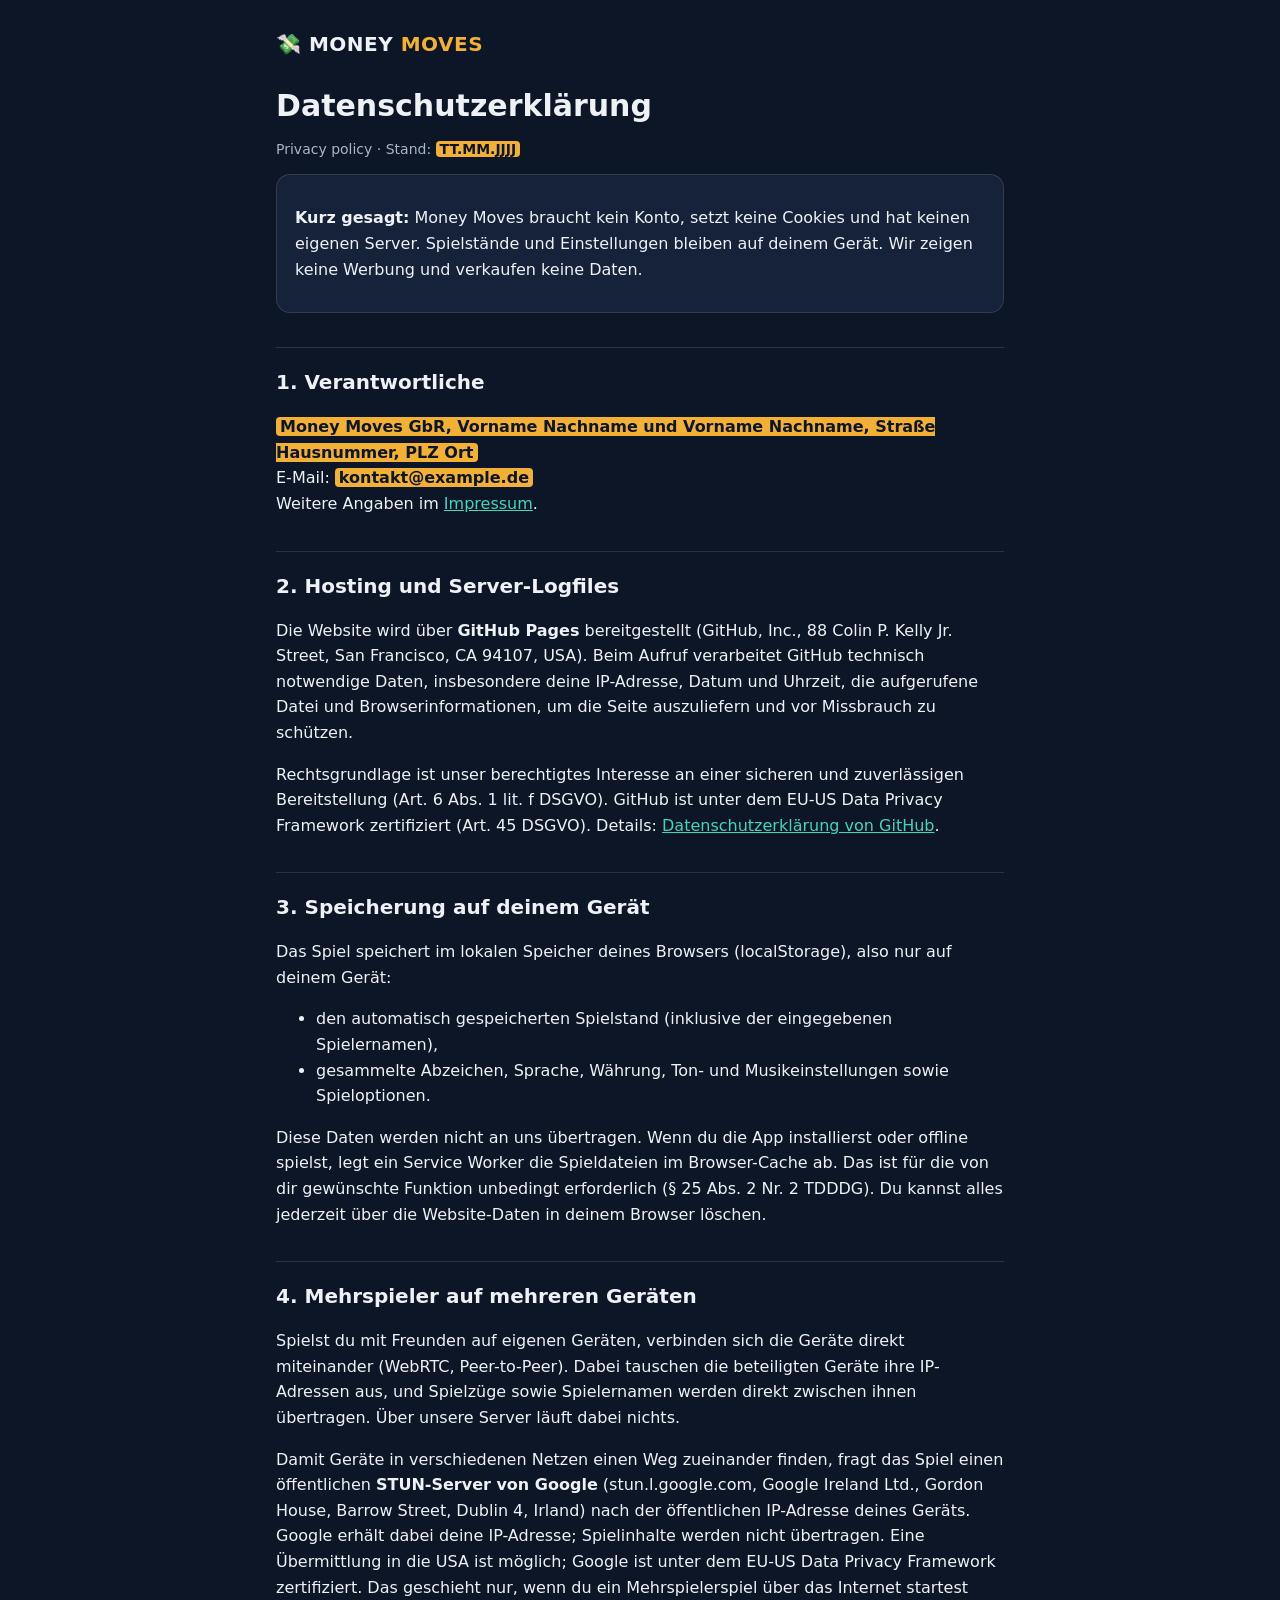
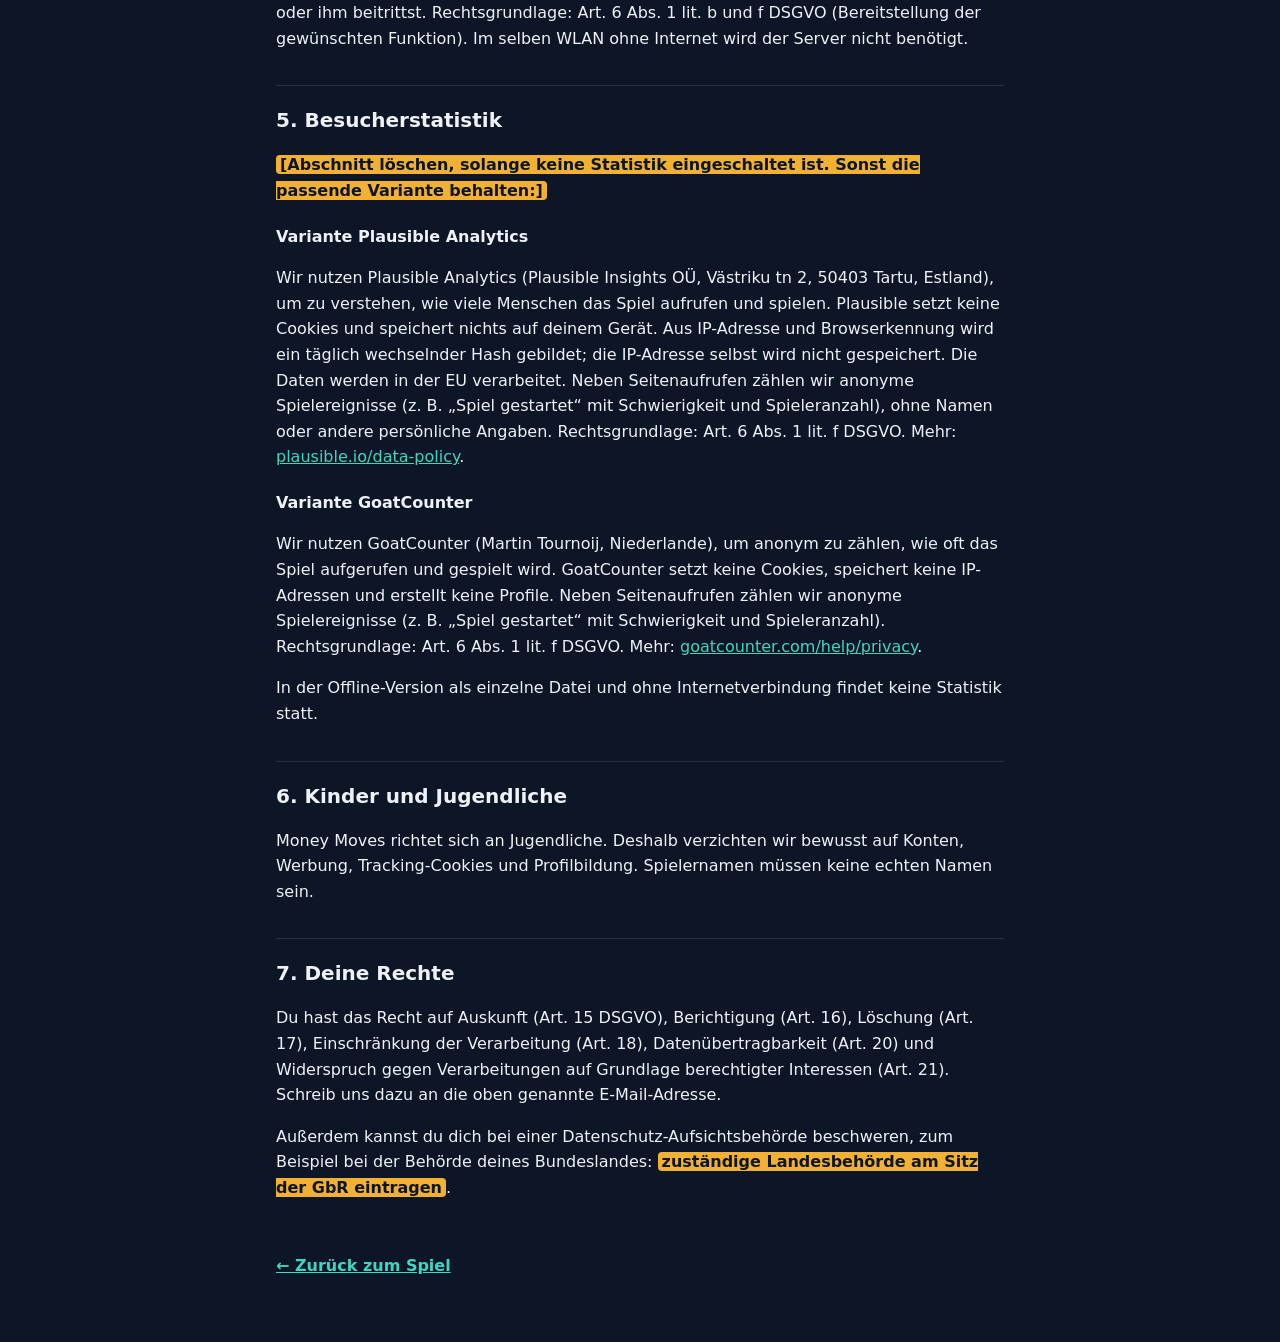
<file: datenschutz.html>
<!DOCTYPE html>
<html lang="de">
<head>
<meta charset="utf-8">
<meta name="viewport" content="width=device-width, initial-scale=1">
<meta name="robots" content="noindex">
<meta name="theme-color" content="#0d1626">
<title>Datenschutz · Money Moves</title>
<link rel="icon" type="image/png" href="icons/favicon-64.png">
<link rel="stylesheet" href="legal.css">
</head>
<body>
<main>
<a class="logo" href="./">💸 MONEY <span>MOVES</span></a>
<h1>Datenschutzerklärung</h1>
<p class="muted">Privacy policy · Stand: <mark>TT.MM.JJJJ</mark></p>

<!-- VORLAGE: Gelb markierte Stellen ausfüllen und <mark>-Tags entfernen, BEVOR die Seite live geht.
     Den Abschnitt "Besucherstatistik" an den gewählten Anbieter anpassen oder löschen, solange MM_ANALYTICS in index.html leer ist.
     Bei Hoster-Wechsel (eigene Domain, Netlify, Cloudflare …) den Abschnitt "Hosting" anpassen.
     Lasst den Text vor dem Start kurz rechtlich prüfen. -->

<div class="card">
<p><b>Kurz gesagt:</b> Money Moves braucht kein Konto, setzt keine Cookies und hat keinen eigenen Server. Spielstände und Einstellungen bleiben auf deinem Gerät. Wir zeigen keine Werbung und verkaufen keine Daten.</p>
</div>

<h2>1. Verantwortliche</h2>
<p><mark>Money Moves GbR, Vorname Nachname und Vorname Nachname, Straße Hausnummer, PLZ Ort</mark><br>
E-Mail: <mark>kontakt@example.de</mark><br>
Weitere Angaben im <a href="impressum.html">Impressum</a>.</p>

<h2>2. Hosting und Server-Logfiles</h2>
<p>Die Website wird über <b>GitHub Pages</b> bereitgestellt (GitHub, Inc., 88 Colin P. Kelly Jr. Street, San Francisco, CA 94107, USA). Beim Aufruf verarbeitet GitHub technisch notwendige Daten, insbesondere deine IP-Adresse, Datum und Uhrzeit, die aufgerufene Datei und Browserinformationen, um die Seite auszuliefern und vor Missbrauch zu schützen.</p>
<p>Rechtsgrundlage ist unser berechtigtes Interesse an einer sicheren und zuverlässigen Bereitstellung (Art. 6 Abs. 1 lit. f DSGVO). GitHub ist unter dem EU-US Data Privacy Framework zertifiziert (Art. 45 DSGVO). Details: <a href="https://docs.github.com/de/site-policy/privacy-policies/github-general-privacy-statement" rel="noopener">Datenschutzerklärung von GitHub</a>.</p>

<h2>3. Speicherung auf deinem Gerät</h2>
<p>Das Spiel speichert im lokalen Speicher deines Browsers (localStorage), also nur auf deinem Gerät:</p>
<ul>
<li>den automatisch gespeicherten Spielstand (inklusive der eingegebenen Spielernamen),</li>
<li>gesammelte Abzeichen, Sprache, Währung, Ton- und Musikeinstellungen sowie Spieloptionen.</li>
</ul>
<p>Diese Daten werden nicht an uns übertragen. Wenn du die App installierst oder offline spielst, legt ein Service Worker die Spieldateien im Browser-Cache ab. Das ist für die von dir gewünschte Funktion unbedingt erforderlich (§ 25 Abs. 2 Nr. 2 TDDDG). Du kannst alles jederzeit über die Website-Daten in deinem Browser löschen.</p>

<h2>4. Mehrspieler auf mehreren Geräten</h2>
<p>Spielst du mit Freunden auf eigenen Geräten, verbinden sich die Geräte direkt miteinander (WebRTC, Peer-to-Peer). Dabei tauschen die beteiligten Geräte ihre IP-Adressen aus, und Spielzüge sowie Spielernamen werden direkt zwischen ihnen übertragen. Über unsere Server läuft dabei nichts.</p>
<p>Damit Geräte in verschiedenen Netzen einen Weg zueinander finden, fragt das Spiel einen öffentlichen <b>STUN-Server von Google</b> (stun.l.google.com, Google Ireland Ltd., Gordon House, Barrow Street, Dublin 4, Irland) nach der öffentlichen IP-Adresse deines Geräts. Google erhält dabei deine IP-Adresse; Spielinhalte werden nicht übertragen. Eine Übermittlung in die USA ist möglich; Google ist unter dem EU-US Data Privacy Framework zertifiziert. Das geschieht nur, wenn du ein Mehrspielerspiel über das Internet startest oder ihm beitrittst. Rechtsgrundlage: Art. 6 Abs. 1 lit. b und f DSGVO (Bereitstellung der gewünschten Funktion). Im selben WLAN ohne Internet wird der Server nicht benötigt.</p>

<h2>5. Besucherstatistik</h2>
<p><mark>[Abschnitt löschen, solange keine Statistik eingeschaltet ist. Sonst die passende Variante behalten:]</mark></p>
<h3>Variante Plausible Analytics</h3>
<p>Wir nutzen Plausible Analytics (Plausible Insights OÜ, Västriku tn 2, 50403 Tartu, Estland), um zu verstehen, wie viele Menschen das Spiel aufrufen und spielen. Plausible setzt keine Cookies und speichert nichts auf deinem Gerät. Aus IP-Adresse und Browserkennung wird ein täglich wechselnder Hash gebildet; die IP-Adresse selbst wird nicht gespeichert. Die Daten werden in der EU verarbeitet. Neben Seitenaufrufen zählen wir anonyme Spielereignisse (z. B. „Spiel gestartet“ mit Schwierigkeit und Spieleranzahl), ohne Namen oder andere persönliche Angaben. Rechtsgrundlage: Art. 6 Abs. 1 lit. f DSGVO. Mehr: <a href="https://plausible.io/data-policy" rel="noopener">plausible.io/data-policy</a>.</p>
<h3>Variante GoatCounter</h3>
<p>Wir nutzen GoatCounter (Martin Tournoij, Niederlande), um anonym zu zählen, wie oft das Spiel aufgerufen und gespielt wird. GoatCounter setzt keine Cookies, speichert keine IP-Adressen und erstellt keine Profile. Neben Seitenaufrufen zählen wir anonyme Spielereignisse (z. B. „Spiel gestartet“ mit Schwierigkeit und Spieleranzahl). Rechtsgrundlage: Art. 6 Abs. 1 lit. f DSGVO. Mehr: <a href="https://www.goatcounter.com/help/privacy" rel="noopener">goatcounter.com/help/privacy</a>.</p>
<p>In der Offline-Version als einzelne Datei und ohne Internetverbindung findet keine Statistik statt.</p>

<h2>6. Kinder und Jugendliche</h2>
<p>Money Moves richtet sich an Jugendliche. Deshalb verzichten wir bewusst auf Konten, Werbung, Tracking-Cookies und Profilbildung. Spielernamen müssen keine echten Namen sein.</p>

<h2>7. Deine Rechte</h2>
<p>Du hast das Recht auf Auskunft (Art. 15 DSGVO), Berichtigung (Art. 16), Löschung (Art. 17), Einschränkung der Verarbeitung (Art. 18), Datenübertragbarkeit (Art. 20) und Widerspruch gegen Verarbeitungen auf Grundlage berechtigter Interessen (Art. 21). Schreib uns dazu an die oben genannte E-Mail-Adresse.</p>
<p>Außerdem kannst du dich bei einer Datenschutz-Aufsichtsbehörde beschweren, zum Beispiel bei der Behörde deines Bundeslandes: <mark>zuständige Landesbehörde am Sitz der GbR eintragen</mark>.</p>

<a class="back" href="./">← Zurück zum Spiel</a>
</main>
</body>
</html>
</file>
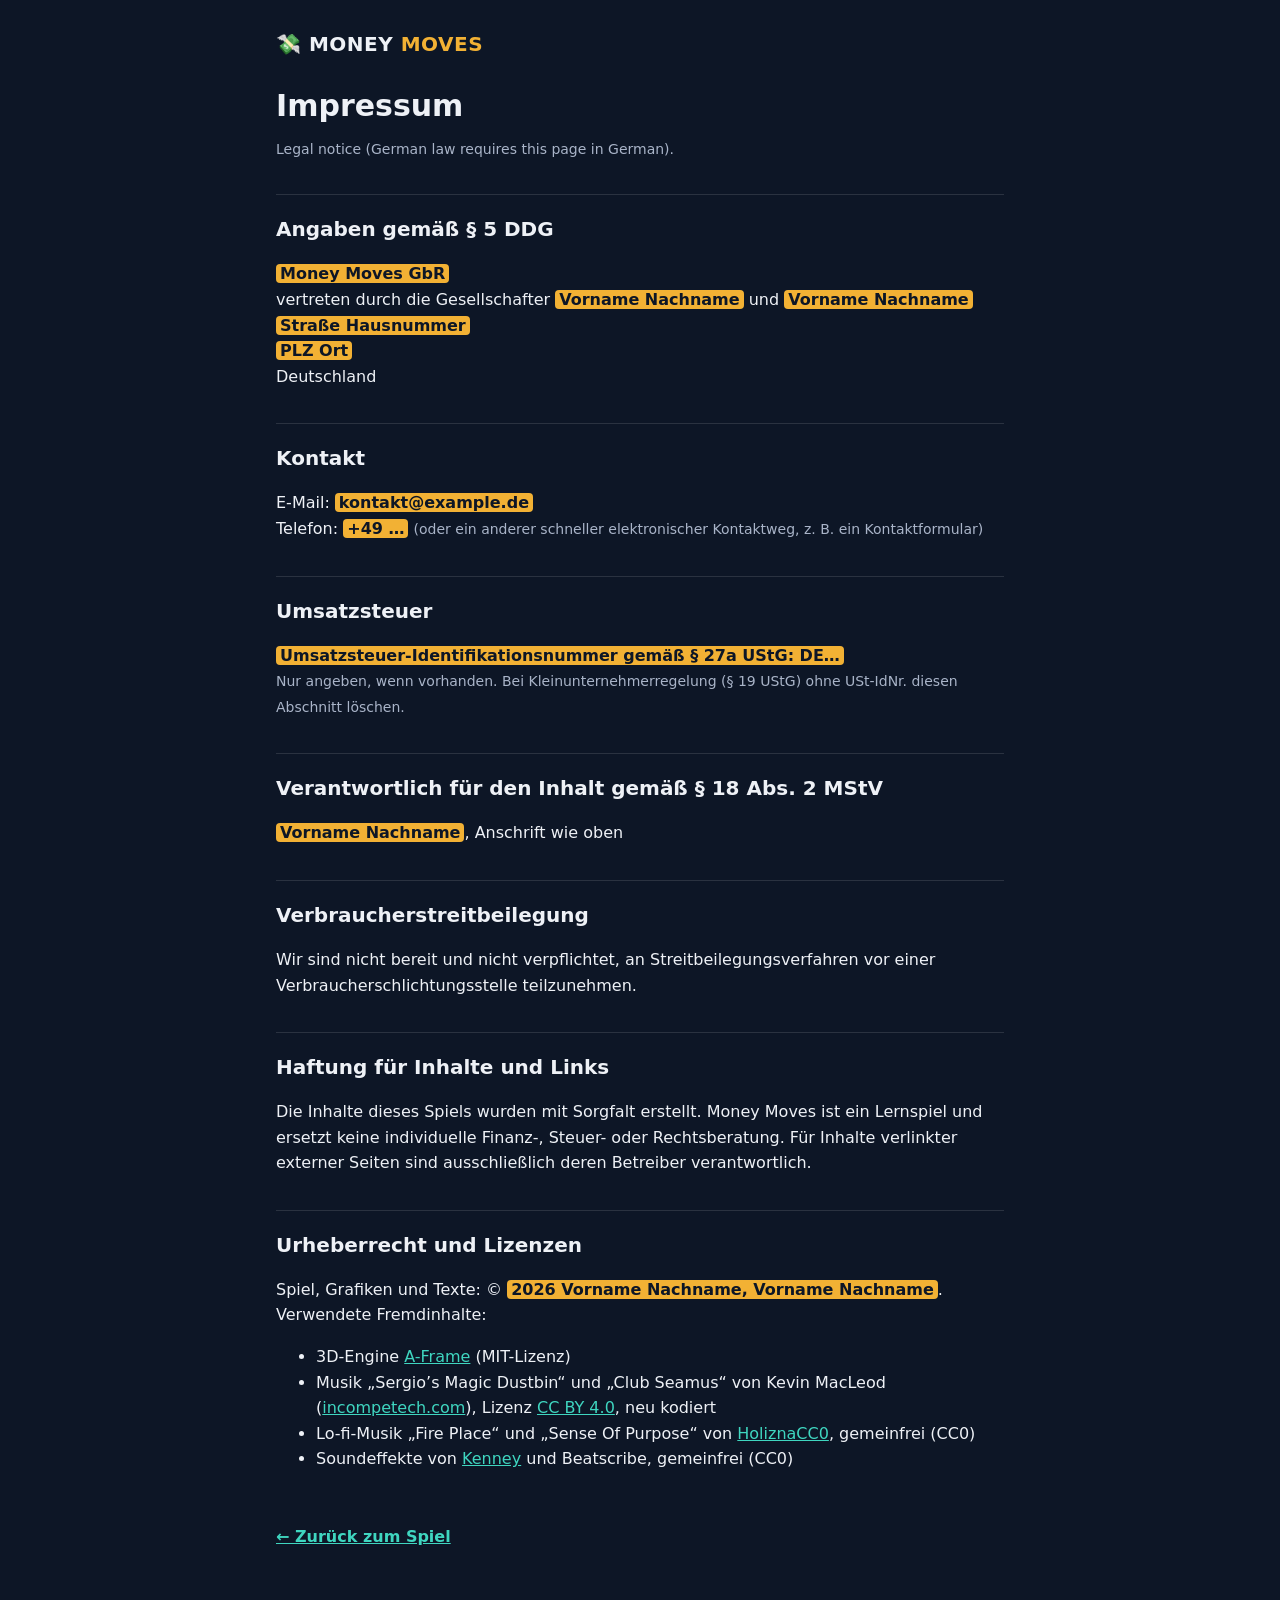
<file: impressum.html>
<!DOCTYPE html>
<html lang="de">
<head>
<meta charset="utf-8">
<meta name="viewport" content="width=device-width, initial-scale=1">
<meta name="robots" content="noindex">
<meta name="theme-color" content="#0d1626">
<title>Impressum · Money Moves</title>
<link rel="icon" type="image/png" href="icons/favicon-64.png">
<link rel="stylesheet" href="legal.css">
</head>
<body>
<main>
<a class="logo" href="./">💸 MONEY <span>MOVES</span></a>
<h1>Impressum</h1>
<p class="muted">Legal notice (German law requires this page in German).</p>

<!-- VORLAGE: Alle gelb markierten Stellen ausfüllen und die <mark>-Tags entfernen, BEVOR die Seite live geht.
     Seid ihr zu zweit (GbR), nennt beide Gesellschafter. Eine c/o- oder Impressums-Service-Adresse ist möglich,
     ein reines Postfach nicht. Lasst den Text im Zweifel kurz von einer Anwältin oder einem Anwalt prüfen. -->

<h2>Angaben gemäß § 5 DDG</h2>
<p><mark>Money Moves GbR</mark><br>
vertreten durch die Gesellschafter <mark>Vorname Nachname</mark> und <mark>Vorname Nachname</mark><br>
<mark>Straße Hausnummer</mark><br>
<mark>PLZ Ort</mark><br>
Deutschland</p>

<h2>Kontakt</h2>
<p>E-Mail: <mark>kontakt@example.de</mark><br>
Telefon: <mark>+49 …</mark> <span class="muted">(oder ein anderer schneller elektronischer Kontaktweg, z. B. ein Kontaktformular)</span></p>

<h2>Umsatzsteuer</h2>
<p><mark>Umsatzsteuer-Identifikationsnummer gemäß § 27a UStG: DE…</mark><br>
<span class="muted">Nur angeben, wenn vorhanden. Bei Kleinunternehmerregelung (§ 19 UStG) ohne USt-IdNr. diesen Abschnitt löschen.</span></p>

<h2>Verantwortlich für den Inhalt gemäß § 18 Abs. 2 MStV</h2>
<p><mark>Vorname Nachname</mark>, Anschrift wie oben</p>

<h2>Verbraucherstreitbeilegung</h2>
<p>Wir sind nicht bereit und nicht verpflichtet, an Streitbeilegungsverfahren vor einer Verbraucherschlichtungsstelle teilzunehmen.</p>

<h2>Haftung für Inhalte und Links</h2>
<p>Die Inhalte dieses Spiels wurden mit Sorgfalt erstellt. Money Moves ist ein Lernspiel und ersetzt keine individuelle Finanz-, Steuer- oder Rechtsberatung. Für Inhalte verlinkter externer Seiten sind ausschließlich deren Betreiber verantwortlich.</p>

<h2>Urheberrecht und Lizenzen</h2>
<p>Spiel, Grafiken und Texte: © <mark>2026 Vorname Nachname, Vorname Nachname</mark>. Verwendete Fremdinhalte:</p>
<ul>
<li>3D-Engine <a href="https://aframe.io" rel="noopener">A-Frame</a> (MIT-Lizenz)</li>
<li>Musik „Sergio’s Magic Dustbin“ und „Club Seamus“ von Kevin MacLeod (<a href="https://incompetech.com" rel="noopener">incompetech.com</a>), Lizenz <a href="https://creativecommons.org/licenses/by/4.0/deed.de" rel="noopener">CC BY 4.0</a>, neu kodiert</li>
<li>Lo-fi-Musik „Fire Place“ und „Sense Of Purpose“ von <a href="https://freemusicarchive.org/music/holiznacc0" rel="noopener">HoliznaCC0</a>, gemeinfrei (CC0)</li>
<li>Soundeffekte von <a href="https://kenney.nl" rel="noopener">Kenney</a> und Beatscribe, gemeinfrei (CC0)</li>
</ul>

<a class="back" href="./">← Zurück zum Spiel</a>
</main>
</body>
</html>
</file>
<file: legal.css>
:root{--bg:#0d1626;--card:#16223a;--text:#eef1f6;--muted:#a9b4c8;--accent:#3fd6c0;--gold:#f2b134;--line:rgba(255,255,255,.12)}
*{box-sizing:border-box}
html{-webkit-text-size-adjust:100%}
body{margin:0;background:var(--bg);color:var(--text);font:16px/1.6 system-ui,-apple-system,"Segoe UI",Roboto,Arial,sans-serif}
main{max-width:760px;margin:0 auto;padding:28px 16px 64px}
.logo{font-weight:900;font-size:20px;letter-spacing:.5px;text-decoration:none;color:var(--text)}.logo span{color:var(--gold)}
h1{font-size:30px;line-height:1.2;margin:28px 0 6px}
h2{font-size:20px;margin:34px 0 8px;padding-top:18px;border-top:1px solid var(--line)}
h3{font-size:16px;margin:20px 0 4px}
p,li{color:var(--text)}.muted{color:var(--muted);font-size:14px}
a{color:var(--accent)}
.card{background:var(--card);border:1px solid var(--line);border-radius:14px;padding:14px 18px}
mark{background:var(--gold);color:#0d1626;border-radius:4px;padding:0 4px;font-weight:700}
.back{display:inline-block;margin-top:36px;font-weight:700}
</file>
